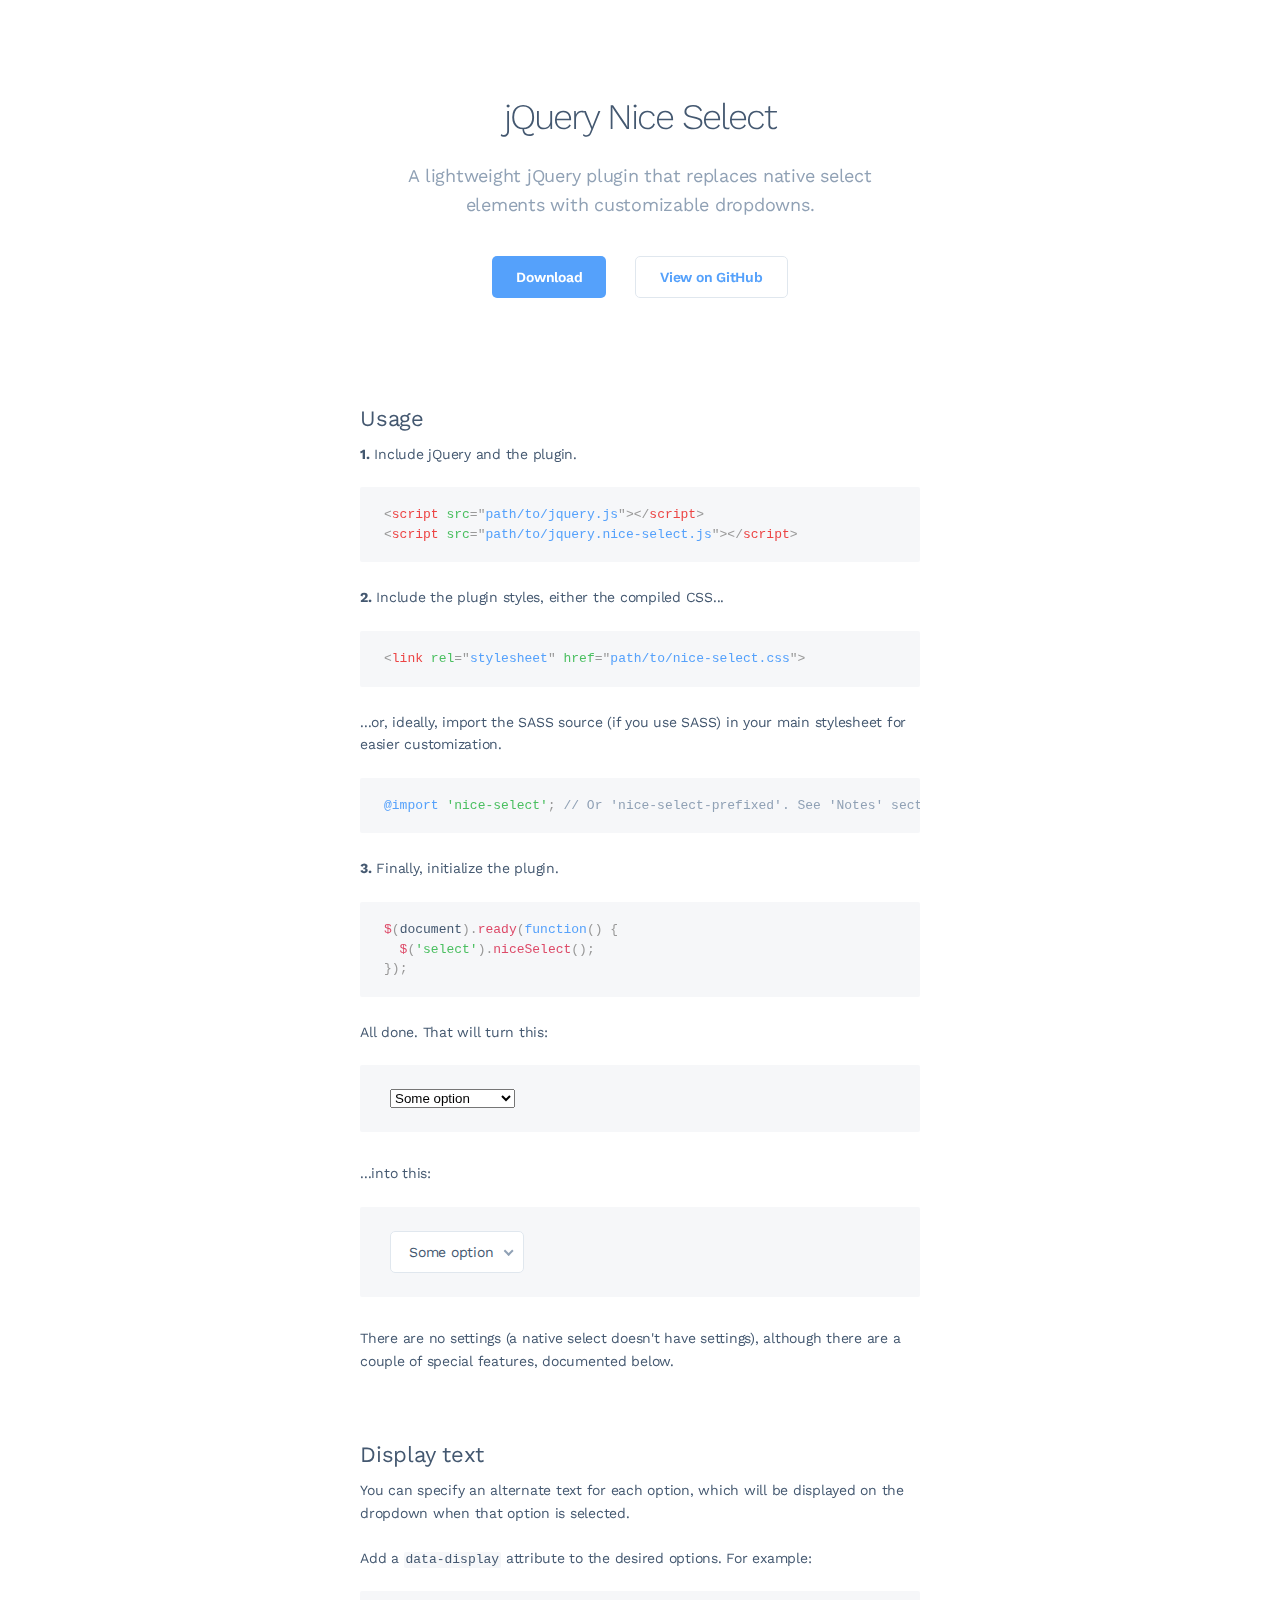
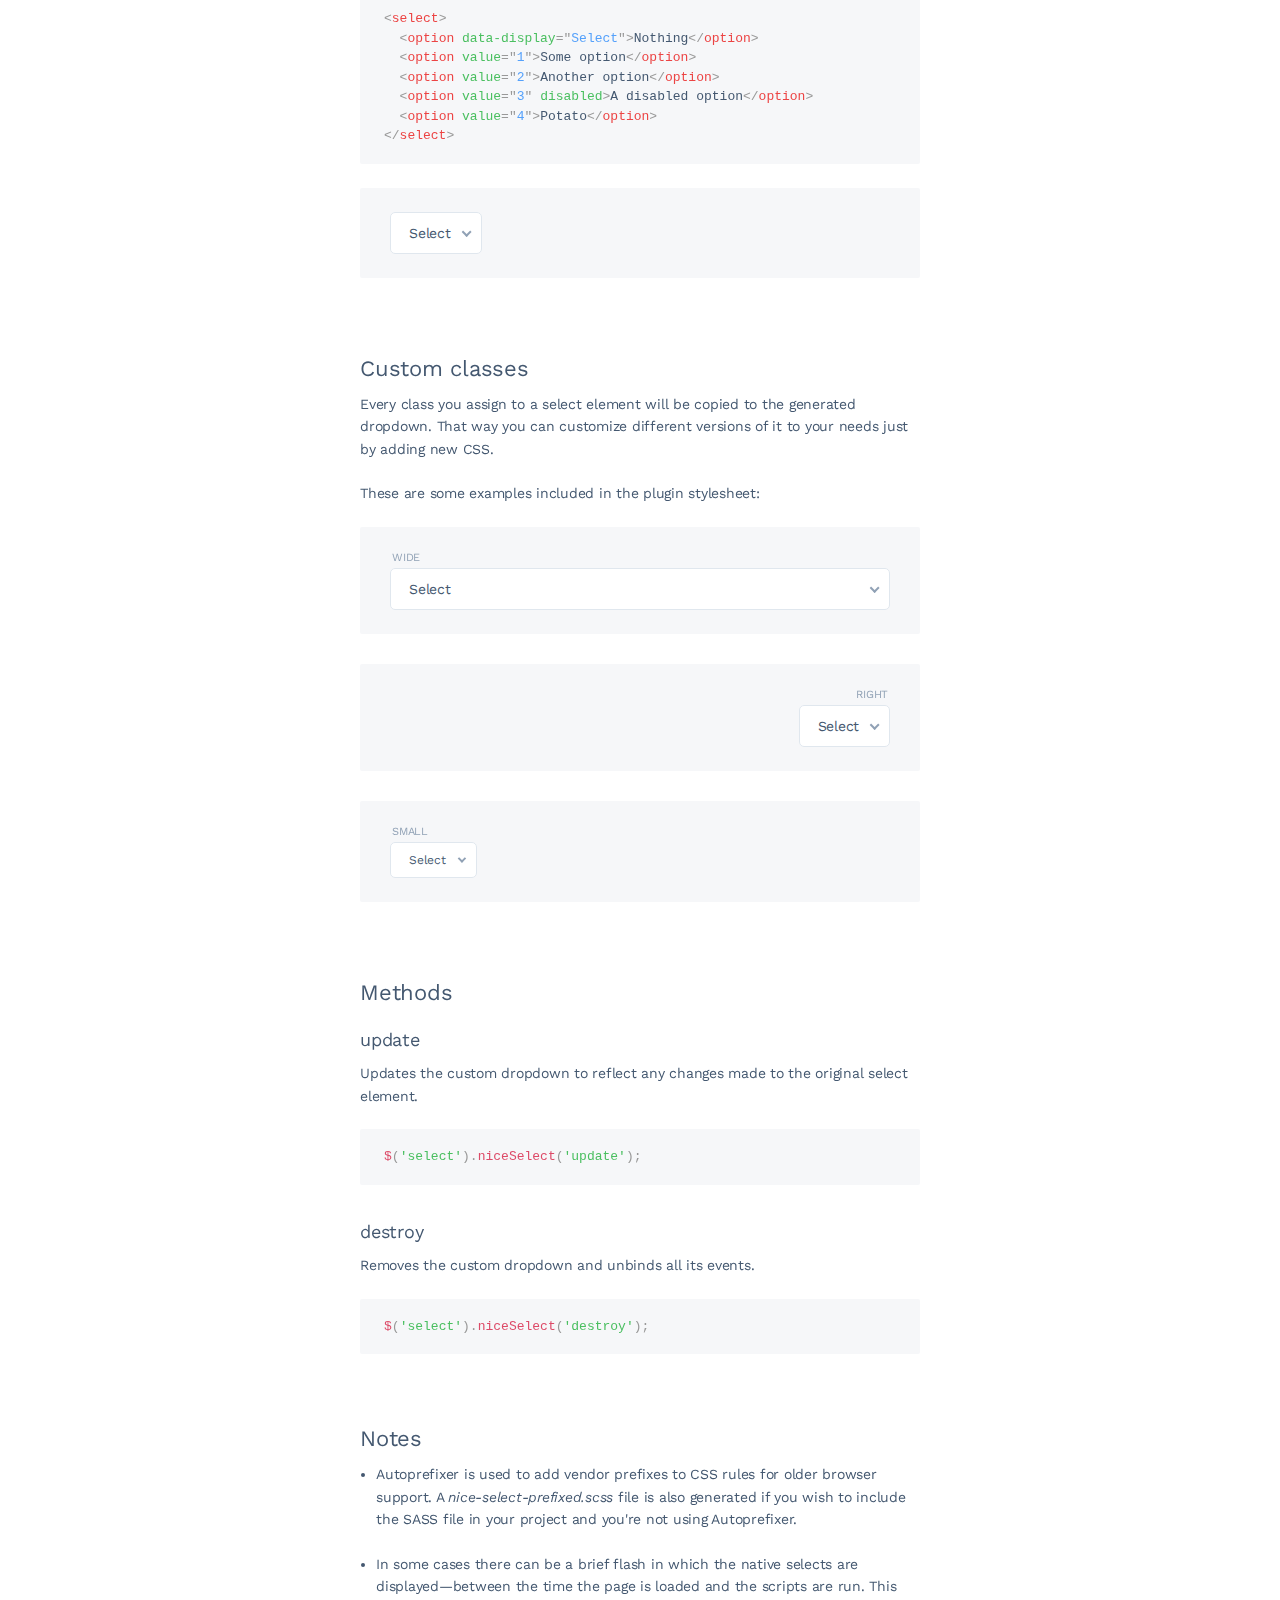
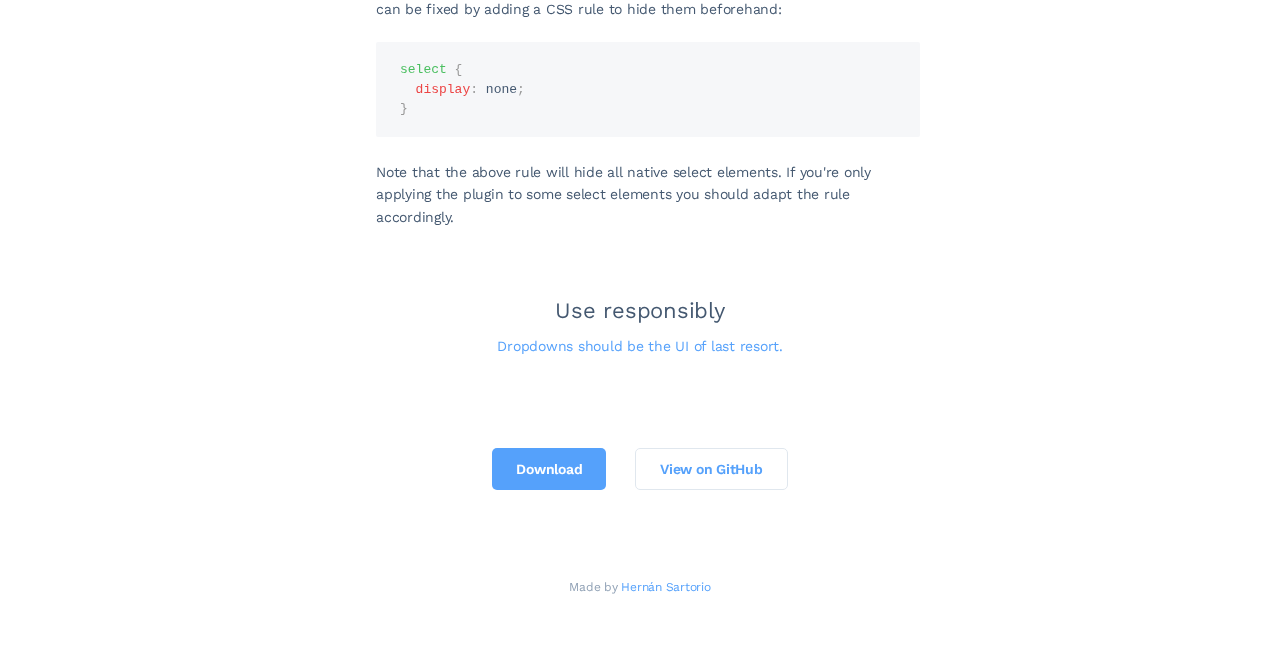
<file: golden potato/home/static/Source/jquery-nice-select-1.1.0/jquery-nice-select-1.1.0/index.html>
<!DOCTYPE html>
<html>
<head>

  <meta charset="utf-8">
  <meta name="viewport" content="width=device-width, initial-scale=1, user-scalable=no">

  <title>jQuery Nice Select</title>

  <link href='https://fonts.googleapis.com/css?family=Work+Sans:300,400,600&Inconsolata:400,700' rel='stylesheet' type='text/css'>
  
  <link rel="stylesheet" href="css/style.css">
  
</head>

<body>

  <div class="container">
  
    <div class="header">      
      <h1>jQuery Nice Select</h1>
      
      <p>A lightweight jQuery plugin that replaces native select elements with customizable dropdowns.</p>
      
      <a href="https://github.com/hernansartorio/jquery-nice-select/archive/v1.1.0.zip" class="button">Download</a>
      <a href="https://github.com/hernansartorio/jquery-nice-select" class="button light">View on GitHub</a>
    </div>

    <h2>Usage</h2>
    <p><strong>1.</strong> Include jQuery and the plugin.</p>
    
    <pre><code class="language-html">&lt;script src=&quot;path/to/jquery.js&quot;&gt;&lt;/script&gt; 
&lt;script src=&quot;path/to/jquery.nice-select.js&quot;&gt;&lt;/script&gt;</code></pre>
    
    <p><strong>2.</strong> Include the plugin styles, either the compiled CSS...</p>
    
    <pre><code class="language-html">&lt;link rel=&quot;stylesheet&quot; href=&quot;path/to/nice-select.css&quot;&gt;</code></pre>

    <p>...or, ideally, import the SASS source (if you use SASS) in your main stylesheet for easier customization.</p>
    
    <pre><code class="language-scss">@import 'nice-select'; // Or 'nice-select-prefixed'. See 'Notes' section.</code></pre>
    
    <p><strong>3.</strong> Finally, initialize the plugin.</p>
    
    <pre><code class="language-js">$(document).ready(function() {
  $('select').niceSelect();
});</code></pre>
    
    <p>All done. That will turn this:</p>
    
    <div class="box">
      <select class="ignore">
        <option value="1">Some option</option>
        <option value="2">Another option</option>
        <option value="3" disabled>A disabled option</option>
        <option value="4">Potato</option>
      </select>
    </div>
    
    <p>...into this:</p>
    
    <div class="box">
      <select>
        <option value="1">Some option</option>
        <option value="2">Another option</option>
        <option value="3" disabled>A disabled option</option>
        <option value="4">Potato</option>
      </select>
    </div>
    
    <p>There are no settings (a native select doesn't have settings), although there are a couple of special features, documented below.</p>
    
    <h2>Display text</h2>
    <p>You can specify an alternate text for each option, which will be displayed on the dropdown when that option is selected.</p>
    
    <p>Add a <code class="language-html">data-display</code> attribute to the desired options. For example:</p>
    
    <pre><code class="language-html">&lt;select&gt;
  &lt;option data-display=&quot;Select&quot;&gt;Nothing&lt;/option&gt;
  &lt;option value=&quot;1&quot;&gt;Some option&lt;/option&gt;
  &lt;option value=&quot;2&quot;&gt;Another option&lt;/option&gt;
  &lt;option value=&quot;3&quot; disabled&gt;A disabled option&lt;/option&gt;
  &lt;option value=&quot;4&quot;&gt;Potato&lt;/option&gt;
&lt;/select&gt;</code></pre>
    
    <div class="box">
      <select>
        <option data-display="Select">Nothing</option>
        <option value="1">Some option</option>
        <option value="2">Another option</option>
        <option value="3" disabled>A disabled option</option>
        <option value="4">Potato</option>
      </select>
    </div>

    <h2>Custom classes</h2>
    
    <p>Every class you assign to a select element will be copied to the generated dropdown. That way you can customize different versions of it to your needs just by adding new CSS.</p>
    
    <p>These are some examples included in the plugin stylesheet:</p>
    
    <div class="box">
      <label>Wide</label>
      <select class="wide">
        <option data-display="Select">Nothing</option>
        <option value="1">Some option</option>
        <option value="2">Another option</option>
        <option value="3" disabled>A disabled option</option>
        <option value="4">Potato</option>
      </select>
    </div>
    
    <div class="box">
      <label class="right">Right</label>
      <select class="right">
        <option data-display="Select">Nothing</option>
        <option value="1">Some option</option>
        <option value="2">Another option</option>
        <option value="3" disabled>A disabled option</option>
        <option value="4">Potato</option>
      </select>
    </div>
    
    <div class="box">
      <label>Small</label>
      <select class="small">
        <option data-display="Select">Nothing</option>
        <option value="1">Some option</option>
        <option value="2">Another option</option>
        <option value="3" disabled>A disabled option</option>
        <option value="4">Potato</option>
      </select>
    </div>
    
    <h2>Methods</h2>
    
    <h3>update</h3>
    
    <p>Updates the custom dropdown to reflect any changes made to the original select element.</p>
    
    <pre><code class="language-js">$('select').niceSelect('update');</code></pre>
    
    <h3>destroy</h3>
    
    <p>Removes the custom dropdown and unbinds all its events.</p>
    
    <pre><code class="language-js">$('select').niceSelect('destroy');</code></pre>
    
    <h2>Notes</h2>  
    
    <ul>
      <li>
        <p>Autoprefixer is used to add vendor prefixes to CSS rules for older browser support. A <i>nice-select-prefixed.scss</i> file is also generated if you wish to include the SASS file in your project and you're not using Autoprefixer.</p>
      </li>
      <li>
        <p>In some cases there can be a brief flash in which the native selects are displayed—between the time the page is loaded and the scripts are run. This can be fixed by adding a CSS rule to hide them beforehand:</p>
            
        <pre><code class="language-scss">select {
  display: none;
}</code></pre>

        <p>Note that the above rule will hide all native select elements. If you're only applying the plugin to some select elements you should adapt the rule accordingly.</p>
      </li>
    </ul>

    <div class="footer">
      <h2>Use responsibly</h2>
      
      <p><a href="http://www.lukew.com/ff/entry.asp?1950">Dropdowns should be the UI of last resort.</a></p>
      
      <a href="https://github.com/hernansartorio/jquery-nice-select/archive/v1.1.0.zip" class="button">Download</a>
      <a href="https://github.com/hernansartorio/jquery-nice-select" class="button light">View on GitHub</a>
      
      <div class="credit">
        Made by <a href="http://hernansartorio.com?r=ns">Hernán Sartorio</a>
      </div>
    </div>
    
    
  </div>
  
  <script src="js/jquery.js"></script>
  <script src="js/jquery.nice-select.min.js"></script>
  <script src="js/fastclick.js"></script>
  <script src="js/prism.js"></script>
  
  <script>
    $(document).ready(function() {
      $('select:not(.ignore)').niceSelect();      
      FastClick.attach(document.body);
    });    
  </script>
  
  <script>
    (function(i,s,o,g,r,a,m){i['GoogleAnalyticsObject']=r;i[r]=i[r]||function(){
    (i[r].q=i[r].q||[]).push(arguments)},i[r].l=1*new Date();a=s.createElement(o),
    m=s.getElementsByTagName(o)[0];a.async=1;a.src=g;m.parentNode.insertBefore(a,m)
    })(window,document,'script','//www.google-analytics.com/analytics.js','ga');

    ga('create', 'UA-64633646-1', 'auto');
    ga('send', 'pageview');
  </script>
  
</body>
</html>
</file>
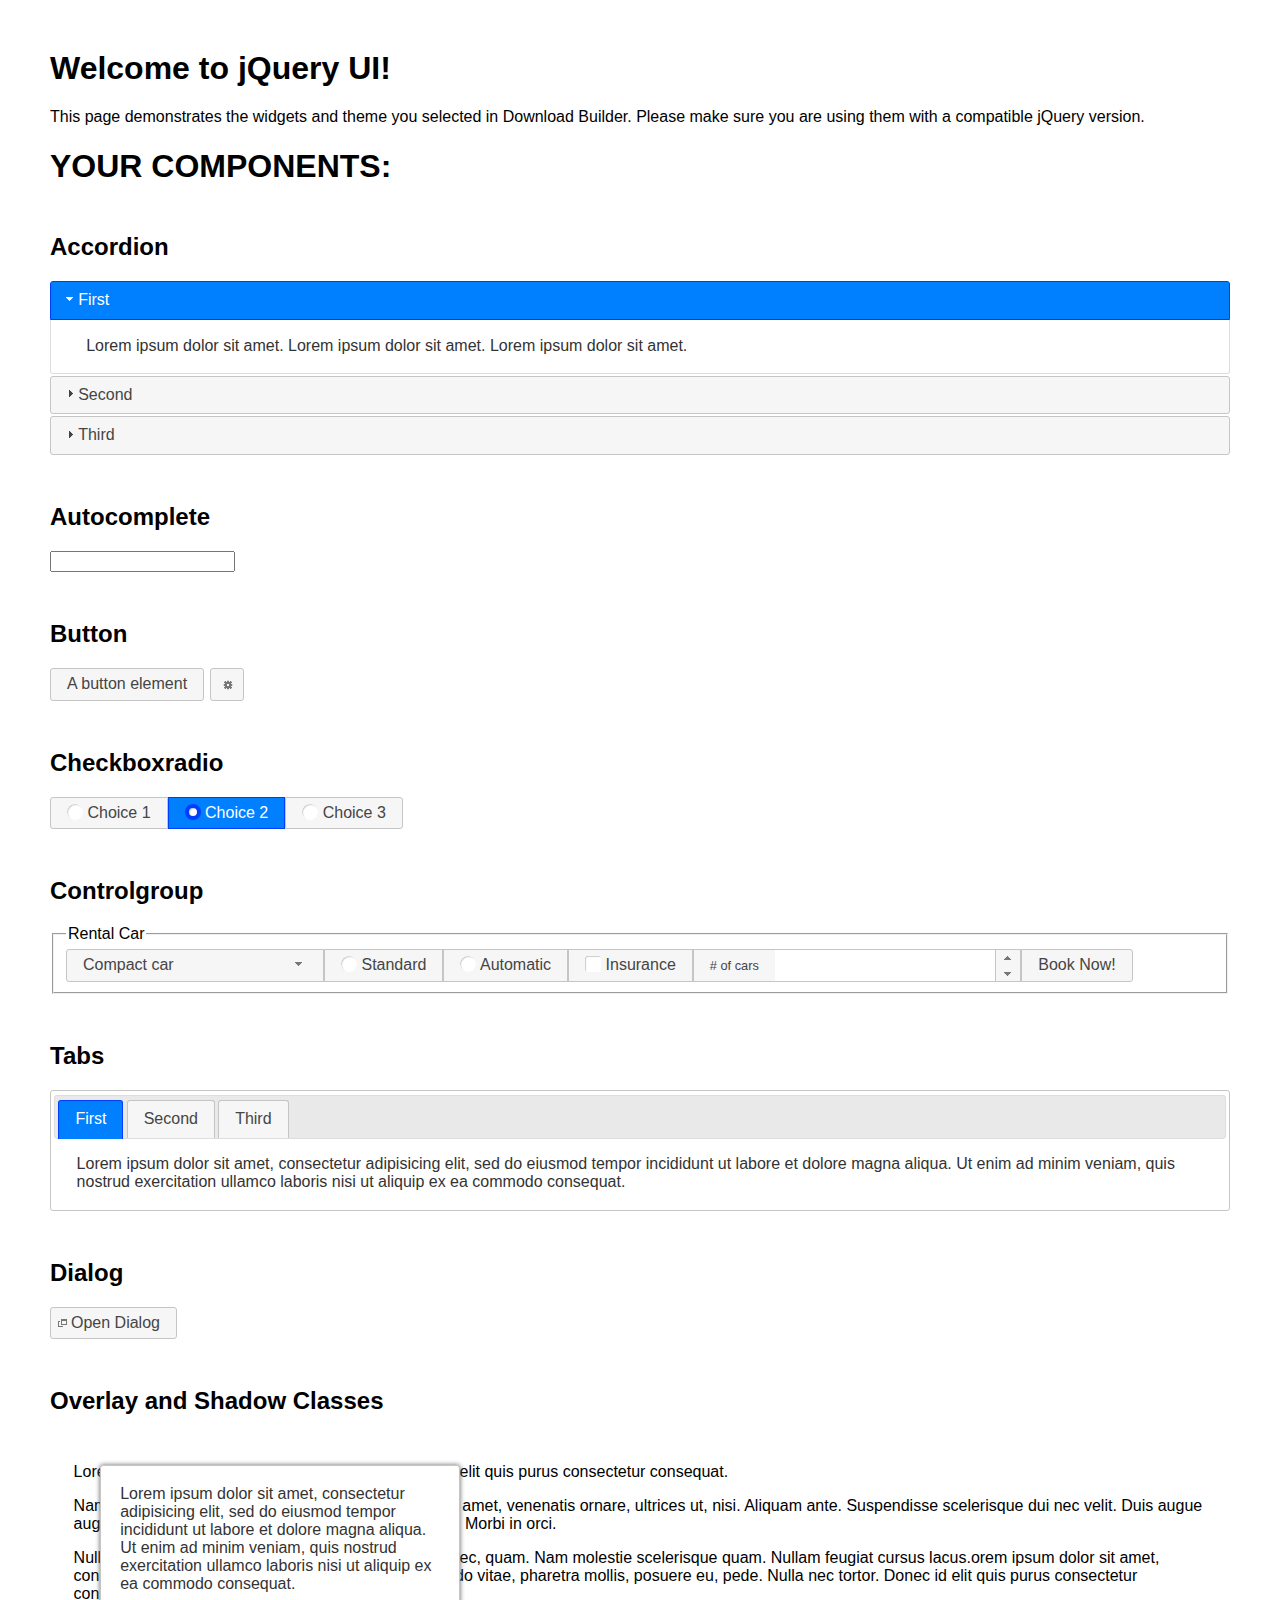
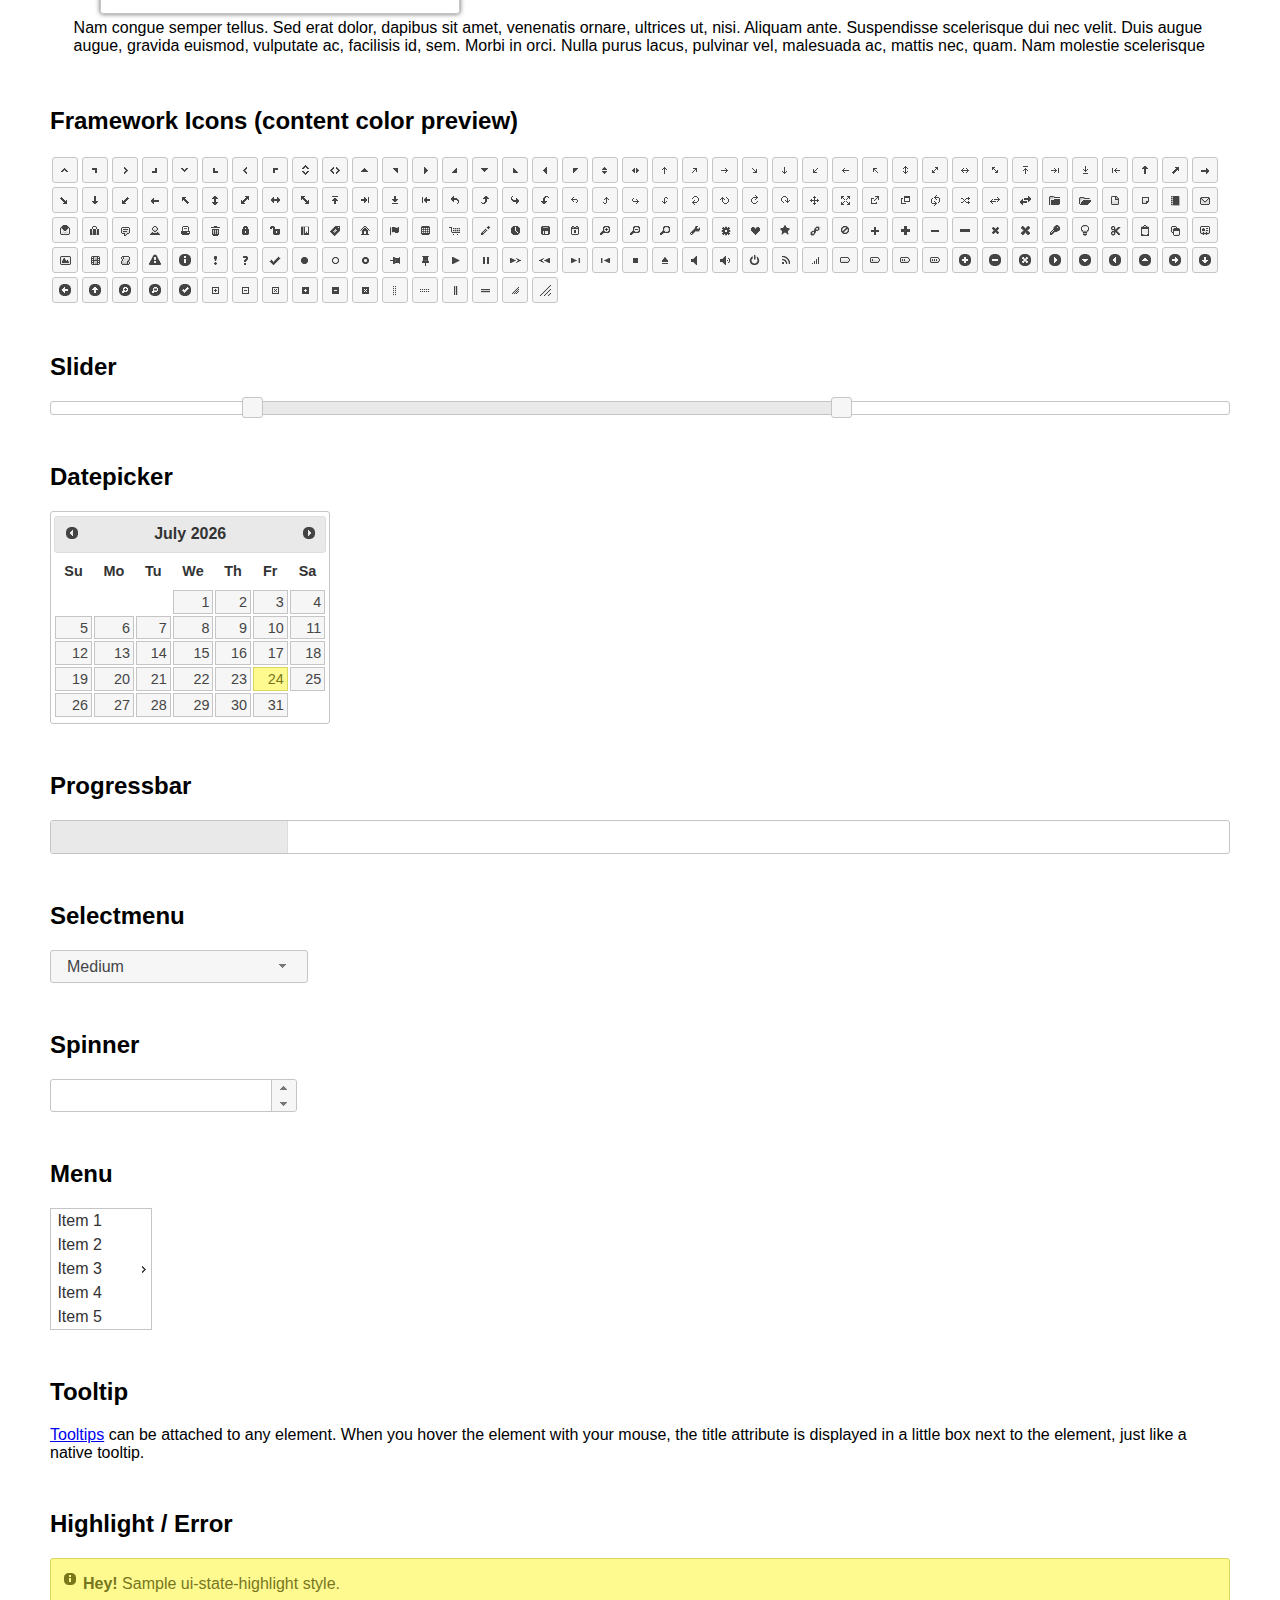
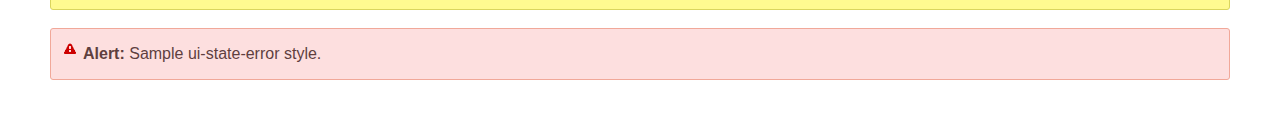
<file: golden potato/home/static/Source/jquery-ui-1.12.1/jquery-ui-1.12.1/index.html>
<!doctype html>
<html lang="us">
<head>
	<meta charset="utf-8">
	<title>jQuery UI Example Page</title>
	<link href="jquery-ui.css" rel="stylesheet">
	<style>
	body{
		font-family: "Trebuchet MS", sans-serif;
		margin: 50px;
	}
	.demoHeaders {
		margin-top: 2em;
	}
	#dialog-link {
		padding: .4em 1em .4em 20px;
		text-decoration: none;
		position: relative;
	}
	#dialog-link span.ui-icon {
		margin: 0 5px 0 0;
		position: absolute;
		left: .2em;
		top: 50%;
		margin-top: -8px;
	}
	#icons {
		margin: 0;
		padding: 0;
	}
	#icons li {
		margin: 2px;
		position: relative;
		padding: 4px 0;
		cursor: pointer;
		float: left;
		list-style: none;
	}
	#icons span.ui-icon {
		float: left;
		margin: 0 4px;
	}
	.fakewindowcontain .ui-widget-overlay {
		position: absolute;
	}
	select {
		width: 200px;
	}
	</style>
</head>
<body>

<h1>Welcome to jQuery UI!</h1>

<div class="ui-widget">
	<p>This page demonstrates the widgets and theme you selected in Download Builder. Please make sure you are using them with a compatible jQuery version.</p>
</div>

<h1>YOUR COMPONENTS:</h1>


<!-- Accordion -->
<h2 class="demoHeaders">Accordion</h2>
<div id="accordion">
	<h3>First</h3>
	<div>Lorem ipsum dolor sit amet. Lorem ipsum dolor sit amet. Lorem ipsum dolor sit amet.</div>
	<h3>Second</h3>
	<div>Phasellus mattis tincidunt nibh.</div>
	<h3>Third</h3>
	<div>Nam dui erat, auctor a, dignissim quis.</div>
</div>



<!-- Autocomplete -->
<h2 class="demoHeaders">Autocomplete</h2>
<div>
	<input id="autocomplete" title="type &quot;a&quot;">
</div>



<!-- Button -->
<h2 class="demoHeaders">Button</h2>
<button id="button">A button element</button>
<button id="button-icon">An icon-only button</button>



<!-- Checkboxradio -->
<h2 class="demoHeaders">Checkboxradio</h2>
<form style="margin-top: 1em;">
	<div id="radioset">
		<input type="radio" id="radio1" name="radio"><label for="radio1">Choice 1</label>
		<input type="radio" id="radio2" name="radio" checked="checked"><label for="radio2">Choice 2</label>
		<input type="radio" id="radio3" name="radio"><label for="radio3">Choice 3</label>
	</div>
</form>



<!-- Controlgroup -->
<h2 class="demoHeaders">Controlgroup</h2>
<fieldset>
	<legend>Rental Car</legend>
	<div id="controlgroup">
		<select id="car-type">
			<option>Compact car</option>
			<option>Midsize car</option>
			<option>Full size car</option>
			<option>SUV</option>
			<option>Luxury</option>
			<option>Truck</option>
			<option>Van</option>
		</select>
		<label for="transmission-standard">Standard</label>
		<input type="radio" name="transmission" id="transmission-standard">
		<label for="transmission-automatic">Automatic</label>
		<input type="radio" name="transmission" id="transmission-automatic">
		<label for="insurance">Insurance</label>
		<input type="checkbox" name="insurance" id="insurance">
		<label for="horizontal-spinner" class="ui-controlgroup-label"># of cars</label>
		<input id="horizontal-spinner" class="ui-spinner-input">
		<button>Book Now!</button>
	</div>
</fieldset>



<!-- Tabs -->
<h2 class="demoHeaders">Tabs</h2>
<div id="tabs">
	<ul>
		<li><a href="#tabs-1">First</a></li>
		<li><a href="#tabs-2">Second</a></li>
		<li><a href="#tabs-3">Third</a></li>
	</ul>
	<div id="tabs-1">Lorem ipsum dolor sit amet, consectetur adipisicing elit, sed do eiusmod tempor incididunt ut labore et dolore magna aliqua. Ut enim ad minim veniam, quis nostrud exercitation ullamco laboris nisi ut aliquip ex ea commodo consequat.</div>
	<div id="tabs-2">Phasellus mattis tincidunt nibh. Cras orci urna, blandit id, pretium vel, aliquet ornare, felis. Maecenas scelerisque sem non nisl. Fusce sed lorem in enim dictum bibendum.</div>
	<div id="tabs-3">Nam dui erat, auctor a, dignissim quis, sollicitudin eu, felis. Pellentesque nisi urna, interdum eget, sagittis et, consequat vestibulum, lacus. Mauris porttitor ullamcorper augue.</div>
</div>



<h2 class="demoHeaders">Dialog</h2>
<p>
	<button id="dialog-link" class="ui-button ui-corner-all ui-widget">
		<span class="ui-icon ui-icon-newwin"></span>Open Dialog
	</button>
</p>

<h2 class="demoHeaders">Overlay and Shadow Classes</h2>
<div style="position: relative; width: 96%; height: 200px; padding:1% 2%; overflow:hidden;" class="fakewindowcontain">
	<p>Lorem ipsum dolor sit amet,  Nulla nec tortor. Donec id elit quis purus consectetur consequat. </p><p>Nam congue semper tellus. Sed erat dolor, dapibus sit amet, venenatis ornare, ultrices ut, nisi. Aliquam ante. Suspendisse scelerisque dui nec velit. Duis augue augue, gravida euismod, vulputate ac, facilisis id, sem. Morbi in orci. </p><p>Nulla purus lacus, pulvinar vel, malesuada ac, mattis nec, quam. Nam molestie scelerisque quam. Nullam feugiat cursus lacus.orem ipsum dolor sit amet, consectetur adipiscing elit. Donec libero risus, commodo vitae, pharetra mollis, posuere eu, pede. Nulla nec tortor. Donec id elit quis purus consectetur consequat. </p><p>Nam congue semper tellus. Sed erat dolor, dapibus sit amet, venenatis ornare, ultrices ut, nisi. Aliquam ante. Suspendisse scelerisque dui nec velit. Duis augue augue, gravida euismod, vulputate ac, facilisis id, sem. Morbi in orci. Nulla purus lacus, pulvinar vel, malesuada ac, mattis nec, quam. Nam molestie scelerisque quam. </p><p>Nullam feugiat cursus lacus.orem ipsum dolor sit amet, consectetur adipiscing elit. Donec libero risus, commodo vitae, pharetra mollis, posuere eu, pede. Nulla nec tortor. Donec id elit quis purus consectetur consequat. Nam congue semper tellus. Sed erat dolor, dapibus sit amet, venenatis ornare, ultrices ut, nisi. Aliquam ante. </p><p>Suspendisse scelerisque dui nec velit. Duis augue augue, gravida euismod, vulputate ac, facilisis id, sem. Morbi in orci. Nulla purus lacus, pulvinar vel, malesuada ac, mattis nec, quam. Nam molestie scelerisque quam. Nullam feugiat cursus lacus.orem ipsum dolor sit amet, consectetur adipiscing elit. Donec libero risus, commodo vitae, pharetra mollis, posuere eu, pede. Nulla nec tortor. Donec id elit quis purus consectetur consequat. Nam congue semper tellus. Sed erat dolor, dapibus sit amet, venenatis ornare, ultrices ut, nisi. </p>

	<!-- ui-dialog -->
	<div class="ui-widget-overlay ui-front"></div>
	<div style="position: absolute; width: 320px; left: 50px; top: 30px; padding: 1.2em" class="ui-widget ui-front ui-widget-content ui-corner-all ui-widget-shadow">
		Lorem ipsum dolor sit amet, consectetur adipisicing elit, sed do eiusmod tempor incididunt ut labore et dolore magna aliqua. Ut enim ad minim veniam, quis nostrud exercitation ullamco laboris nisi ut aliquip ex ea commodo consequat.
	</div>

</div>

<!-- ui-dialog -->
<div id="dialog" title="Dialog Title">
	<p>Lorem ipsum dolor sit amet, consectetur adipisicing elit, sed do eiusmod tempor incididunt ut labore et dolore magna aliqua. Ut enim ad minim veniam, quis nostrud exercitation ullamco laboris nisi ut aliquip ex ea commodo consequat.</p>
</div>



<h2 class="demoHeaders">Framework Icons (content color preview)</h2>
<ul id="icons" class="ui-widget ui-helper-clearfix">
	<li class="ui-state-default ui-corner-all" title=".ui-icon-caret-1-n"><span class="ui-icon ui-icon-caret-1-n"></span></li>
	<li class="ui-state-default ui-corner-all" title=".ui-icon-caret-1-ne"><span class="ui-icon ui-icon-caret-1-ne"></span></li>
	<li class="ui-state-default ui-corner-all" title=".ui-icon-caret-1-e"><span class="ui-icon ui-icon-caret-1-e"></span></li>
	<li class="ui-state-default ui-corner-all" title=".ui-icon-caret-1-se"><span class="ui-icon ui-icon-caret-1-se"></span></li>
	<li class="ui-state-default ui-corner-all" title=".ui-icon-caret-1-s"><span class="ui-icon ui-icon-caret-1-s"></span></li>
	<li class="ui-state-default ui-corner-all" title=".ui-icon-caret-1-sw"><span class="ui-icon ui-icon-caret-1-sw"></span></li>
	<li class="ui-state-default ui-corner-all" title=".ui-icon-caret-1-w"><span class="ui-icon ui-icon-caret-1-w"></span></li>
	<li class="ui-state-default ui-corner-all" title=".ui-icon-caret-1-nw"><span class="ui-icon ui-icon-caret-1-nw"></span></li>
	<li class="ui-state-default ui-corner-all" title=".ui-icon-caret-2-n-s"><span class="ui-icon ui-icon-caret-2-n-s"></span></li>
	<li class="ui-state-default ui-corner-all" title=".ui-icon-caret-2-e-w"><span class="ui-icon ui-icon-caret-2-e-w"></span></li>
	<li class="ui-state-default ui-corner-all" title=".ui-icon-triangle-1-n"><span class="ui-icon ui-icon-triangle-1-n"></span></li>
	<li class="ui-state-default ui-corner-all" title=".ui-icon-triangle-1-ne"><span class="ui-icon ui-icon-triangle-1-ne"></span></li>
	<li class="ui-state-default ui-corner-all" title=".ui-icon-triangle-1-e"><span class="ui-icon ui-icon-triangle-1-e"></span></li>
	<li class="ui-state-default ui-corner-all" title=".ui-icon-triangle-1-se"><span class="ui-icon ui-icon-triangle-1-se"></span></li>
	<li class="ui-state-default ui-corner-all" title=".ui-icon-triangle-1-s"><span class="ui-icon ui-icon-triangle-1-s"></span></li>
	<li class="ui-state-default ui-corner-all" title=".ui-icon-triangle-1-sw"><span class="ui-icon ui-icon-triangle-1-sw"></span></li>
	<li class="ui-state-default ui-corner-all" title=".ui-icon-triangle-1-w"><span class="ui-icon ui-icon-triangle-1-w"></span></li>
	<li class="ui-state-default ui-corner-all" title=".ui-icon-triangle-1-nw"><span class="ui-icon ui-icon-triangle-1-nw"></span></li>
	<li class="ui-state-default ui-corner-all" title=".ui-icon-triangle-2-n-s"><span class="ui-icon ui-icon-triangle-2-n-s"></span></li>
	<li class="ui-state-default ui-corner-all" title=".ui-icon-triangle-2-e-w"><span class="ui-icon ui-icon-triangle-2-e-w"></span></li>
	<li class="ui-state-default ui-corner-all" title=".ui-icon-arrow-1-n"><span class="ui-icon ui-icon-arrow-1-n"></span></li>
	<li class="ui-state-default ui-corner-all" title=".ui-icon-arrow-1-ne"><span class="ui-icon ui-icon-arrow-1-ne"></span></li>
	<li class="ui-state-default ui-corner-all" title=".ui-icon-arrow-1-e"><span class="ui-icon ui-icon-arrow-1-e"></span></li>
	<li class="ui-state-default ui-corner-all" title=".ui-icon-arrow-1-se"><span class="ui-icon ui-icon-arrow-1-se"></span></li>
	<li class="ui-state-default ui-corner-all" title=".ui-icon-arrow-1-s"><span class="ui-icon ui-icon-arrow-1-s"></span></li>
	<li class="ui-state-default ui-corner-all" title=".ui-icon-arrow-1-sw"><span class="ui-icon ui-icon-arrow-1-sw"></span></li>
	<li class="ui-state-default ui-corner-all" title=".ui-icon-arrow-1-w"><span class="ui-icon ui-icon-arrow-1-w"></span></li>
	<li class="ui-state-default ui-corner-all" title=".ui-icon-arrow-1-nw"><span class="ui-icon ui-icon-arrow-1-nw"></span></li>
	<li class="ui-state-default ui-corner-all" title=".ui-icon-arrow-2-n-s"><span class="ui-icon ui-icon-arrow-2-n-s"></span></li>
	<li class="ui-state-default ui-corner-all" title=".ui-icon-arrow-2-ne-sw"><span class="ui-icon ui-icon-arrow-2-ne-sw"></span></li>
	<li class="ui-state-default ui-corner-all" title=".ui-icon-arrow-2-e-w"><span class="ui-icon ui-icon-arrow-2-e-w"></span></li>
	<li class="ui-state-default ui-corner-all" title=".ui-icon-arrow-2-se-nw"><span class="ui-icon ui-icon-arrow-2-se-nw"></span></li>
	<li class="ui-state-default ui-corner-all" title=".ui-icon-arrowstop-1-n"><span class="ui-icon ui-icon-arrowstop-1-n"></span></li>
	<li class="ui-state-default ui-corner-all" title=".ui-icon-arrowstop-1-e"><span class="ui-icon ui-icon-arrowstop-1-e"></span></li>
	<li class="ui-state-default ui-corner-all" title=".ui-icon-arrowstop-1-s"><span class="ui-icon ui-icon-arrowstop-1-s"></span></li>
	<li class="ui-state-default ui-corner-all" title=".ui-icon-arrowstop-1-w"><span class="ui-icon ui-icon-arrowstop-1-w"></span></li>
	<li class="ui-state-default ui-corner-all" title=".ui-icon-arrowthick-1-n"><span class="ui-icon ui-icon-arrowthick-1-n"></span></li>
	<li class="ui-state-default ui-corner-all" title=".ui-icon-arrowthick-1-ne"><span class="ui-icon ui-icon-arrowthick-1-ne"></span></li>
	<li class="ui-state-default ui-corner-all" title=".ui-icon-arrowthick-1-e"><span class="ui-icon ui-icon-arrowthick-1-e"></span></li>
	<li class="ui-state-default ui-corner-all" title=".ui-icon-arrowthick-1-se"><span class="ui-icon ui-icon-arrowthick-1-se"></span></li>
	<li class="ui-state-default ui-corner-all" title=".ui-icon-arrowthick-1-s"><span class="ui-icon ui-icon-arrowthick-1-s"></span></li>
	<li class="ui-state-default ui-corner-all" title=".ui-icon-arrowthick-1-sw"><span class="ui-icon ui-icon-arrowthick-1-sw"></span></li>
	<li class="ui-state-default ui-corner-all" title=".ui-icon-arrowthick-1-w"><span class="ui-icon ui-icon-arrowthick-1-w"></span></li>
	<li class="ui-state-default ui-corner-all" title=".ui-icon-arrowthick-1-nw"><span class="ui-icon ui-icon-arrowthick-1-nw"></span></li>
	<li class="ui-state-default ui-corner-all" title=".ui-icon-arrowthick-2-n-s"><span class="ui-icon ui-icon-arrowthick-2-n-s"></span></li>
	<li class="ui-state-default ui-corner-all" title=".ui-icon-arrowthick-2-ne-sw"><span class="ui-icon ui-icon-arrowthick-2-ne-sw"></span></li>
	<li class="ui-state-default ui-corner-all" title=".ui-icon-arrowthick-2-e-w"><span class="ui-icon ui-icon-arrowthick-2-e-w"></span></li>
	<li class="ui-state-default ui-corner-all" title=".ui-icon-arrowthick-2-se-nw"><span class="ui-icon ui-icon-arrowthick-2-se-nw"></span></li>
	<li class="ui-state-default ui-corner-all" title=".ui-icon-arrowthickstop-1-n"><span class="ui-icon ui-icon-arrowthickstop-1-n"></span></li>
	<li class="ui-state-default ui-corner-all" title=".ui-icon-arrowthickstop-1-e"><span class="ui-icon ui-icon-arrowthickstop-1-e"></span></li>
	<li class="ui-state-default ui-corner-all" title=".ui-icon-arrowthickstop-1-s"><span class="ui-icon ui-icon-arrowthickstop-1-s"></span></li>
	<li class="ui-state-default ui-corner-all" title=".ui-icon-arrowthickstop-1-w"><span class="ui-icon ui-icon-arrowthickstop-1-w"></span></li>
	<li class="ui-state-default ui-corner-all" title=".ui-icon-arrowreturnthick-1-w"><span class="ui-icon ui-icon-arrowreturnthick-1-w"></span></li>
	<li class="ui-state-default ui-corner-all" title=".ui-icon-arrowreturnthick-1-n"><span class="ui-icon ui-icon-arrowreturnthick-1-n"></span></li>
	<li class="ui-state-default ui-corner-all" title=".ui-icon-arrowreturnthick-1-e"><span class="ui-icon ui-icon-arrowreturnthick-1-e"></span></li>
	<li class="ui-state-default ui-corner-all" title=".ui-icon-arrowreturnthick-1-s"><span class="ui-icon ui-icon-arrowreturnthick-1-s"></span></li>
	<li class="ui-state-default ui-corner-all" title=".ui-icon-arrowreturn-1-w"><span class="ui-icon ui-icon-arrowreturn-1-w"></span></li>
	<li class="ui-state-default ui-corner-all" title=".ui-icon-arrowreturn-1-n"><span class="ui-icon ui-icon-arrowreturn-1-n"></span></li>
	<li class="ui-state-default ui-corner-all" title=".ui-icon-arrowreturn-1-e"><span class="ui-icon ui-icon-arrowreturn-1-e"></span></li>
	<li class="ui-state-default ui-corner-all" title=".ui-icon-arrowreturn-1-s"><span class="ui-icon ui-icon-arrowreturn-1-s"></span></li>
	<li class="ui-state-default ui-corner-all" title=".ui-icon-arrowrefresh-1-w"><span class="ui-icon ui-icon-arrowrefresh-1-w"></span></li>
	<li class="ui-state-default ui-corner-all" title=".ui-icon-arrowrefresh-1-n"><span class="ui-icon ui-icon-arrowrefresh-1-n"></span></li>
	<li class="ui-state-default ui-corner-all" title=".ui-icon-arrowrefresh-1-e"><span class="ui-icon ui-icon-arrowrefresh-1-e"></span></li>
	<li class="ui-state-default ui-corner-all" title=".ui-icon-arrowrefresh-1-s"><span class="ui-icon ui-icon-arrowrefresh-1-s"></span></li>
	<li class="ui-state-default ui-corner-all" title=".ui-icon-arrow-4"><span class="ui-icon ui-icon-arrow-4"></span></li>
	<li class="ui-state-default ui-corner-all" title=".ui-icon-arrow-4-diag"><span class="ui-icon ui-icon-arrow-4-diag"></span></li>
	<li class="ui-state-default ui-corner-all" title=".ui-icon-extlink"><span class="ui-icon ui-icon-extlink"></span></li>
	<li class="ui-state-default ui-corner-all" title=".ui-icon-newwin"><span class="ui-icon ui-icon-newwin"></span></li>
	<li class="ui-state-default ui-corner-all" title=".ui-icon-refresh"><span class="ui-icon ui-icon-refresh"></span></li>
	<li class="ui-state-default ui-corner-all" title=".ui-icon-shuffle"><span class="ui-icon ui-icon-shuffle"></span></li>
	<li class="ui-state-default ui-corner-all" title=".ui-icon-transfer-e-w"><span class="ui-icon ui-icon-transfer-e-w"></span></li>
	<li class="ui-state-default ui-corner-all" title=".ui-icon-transferthick-e-w"><span class="ui-icon ui-icon-transferthick-e-w"></span></li>
	<li class="ui-state-default ui-corner-all" title=".ui-icon-folder-collapsed"><span class="ui-icon ui-icon-folder-collapsed"></span></li>
	<li class="ui-state-default ui-corner-all" title=".ui-icon-folder-open"><span class="ui-icon ui-icon-folder-open"></span></li>
	<li class="ui-state-default ui-corner-all" title=".ui-icon-document"><span class="ui-icon ui-icon-document"></span></li>
	<li class="ui-state-default ui-corner-all" title=".ui-icon-document-b"><span class="ui-icon ui-icon-document-b"></span></li>
	<li class="ui-state-default ui-corner-all" title=".ui-icon-note"><span class="ui-icon ui-icon-note"></span></li>
	<li class="ui-state-default ui-corner-all" title=".ui-icon-mail-closed"><span class="ui-icon ui-icon-mail-closed"></span></li>
	<li class="ui-state-default ui-corner-all" title=".ui-icon-mail-open"><span class="ui-icon ui-icon-mail-open"></span></li>
	<li class="ui-state-default ui-corner-all" title=".ui-icon-suitcase"><span class="ui-icon ui-icon-suitcase"></span></li>
	<li class="ui-state-default ui-corner-all" title=".ui-icon-comment"><span class="ui-icon ui-icon-comment"></span></li>
	<li class="ui-state-default ui-corner-all" title=".ui-icon-person"><span class="ui-icon ui-icon-person"></span></li>
	<li class="ui-state-default ui-corner-all" title=".ui-icon-print"><span class="ui-icon ui-icon-print"></span></li>
	<li class="ui-state-default ui-corner-all" title=".ui-icon-trash"><span class="ui-icon ui-icon-trash"></span></li>
	<li class="ui-state-default ui-corner-all" title=".ui-icon-locked"><span class="ui-icon ui-icon-locked"></span></li>
	<li class="ui-state-default ui-corner-all" title=".ui-icon-unlocked"><span class="ui-icon ui-icon-unlocked"></span></li>
	<li class="ui-state-default ui-corner-all" title=".ui-icon-bookmark"><span class="ui-icon ui-icon-bookmark"></span></li>
	<li class="ui-state-default ui-corner-all" title=".ui-icon-tag"><span class="ui-icon ui-icon-tag"></span></li>
	<li class="ui-state-default ui-corner-all" title=".ui-icon-home"><span class="ui-icon ui-icon-home"></span></li>
	<li class="ui-state-default ui-corner-all" title=".ui-icon-flag"><span class="ui-icon ui-icon-flag"></span></li>
	<li class="ui-state-default ui-corner-all" title=".ui-icon-calculator"><span class="ui-icon ui-icon-calculator"></span></li>
	<li class="ui-state-default ui-corner-all" title=".ui-icon-cart"><span class="ui-icon ui-icon-cart"></span></li>
	<li class="ui-state-default ui-corner-all" title=".ui-icon-pencil"><span class="ui-icon ui-icon-pencil"></span></li>
	<li class="ui-state-default ui-corner-all" title=".ui-icon-clock"><span class="ui-icon ui-icon-clock"></span></li>
	<li class="ui-state-default ui-corner-all" title=".ui-icon-disk"><span class="ui-icon ui-icon-disk"></span></li>
	<li class="ui-state-default ui-corner-all" title=".ui-icon-calendar"><span class="ui-icon ui-icon-calendar"></span></li>
	<li class="ui-state-default ui-corner-all" title=".ui-icon-zoomin"><span class="ui-icon ui-icon-zoomin"></span></li>
	<li class="ui-state-default ui-corner-all" title=".ui-icon-zoomout"><span class="ui-icon ui-icon-zoomout"></span></li>
	<li class="ui-state-default ui-corner-all" title=".ui-icon-search"><span class="ui-icon ui-icon-search"></span></li>
	<li class="ui-state-default ui-corner-all" title=".ui-icon-wrench"><span class="ui-icon ui-icon-wrench"></span></li>
	<li class="ui-state-default ui-corner-all" title=".ui-icon-gear"><span class="ui-icon ui-icon-gear"></span></li>
	<li class="ui-state-default ui-corner-all" title=".ui-icon-heart"><span class="ui-icon ui-icon-heart"></span></li>
	<li class="ui-state-default ui-corner-all" title=".ui-icon-star"><span class="ui-icon ui-icon-star"></span></li>
	<li class="ui-state-default ui-corner-all" title=".ui-icon-link"><span class="ui-icon ui-icon-link"></span></li>
	<li class="ui-state-default ui-corner-all" title=".ui-icon-cancel"><span class="ui-icon ui-icon-cancel"></span></li>
	<li class="ui-state-default ui-corner-all" title=".ui-icon-plus"><span class="ui-icon ui-icon-plus"></span></li>
	<li class="ui-state-default ui-corner-all" title=".ui-icon-plusthick"><span class="ui-icon ui-icon-plusthick"></span></li>
	<li class="ui-state-default ui-corner-all" title=".ui-icon-minus"><span class="ui-icon ui-icon-minus"></span></li>
	<li class="ui-state-default ui-corner-all" title=".ui-icon-minusthick"><span class="ui-icon ui-icon-minusthick"></span></li>
	<li class="ui-state-default ui-corner-all" title=".ui-icon-close"><span class="ui-icon ui-icon-close"></span></li>
	<li class="ui-state-default ui-corner-all" title=".ui-icon-closethick"><span class="ui-icon ui-icon-closethick"></span></li>
	<li class="ui-state-default ui-corner-all" title=".ui-icon-key"><span class="ui-icon ui-icon-key"></span></li>
	<li class="ui-state-default ui-corner-all" title=".ui-icon-lightbulb"><span class="ui-icon ui-icon-lightbulb"></span></li>
	<li class="ui-state-default ui-corner-all" title=".ui-icon-scissors"><span class="ui-icon ui-icon-scissors"></span></li>
	<li class="ui-state-default ui-corner-all" title=".ui-icon-clipboard"><span class="ui-icon ui-icon-clipboard"></span></li>
	<li class="ui-state-default ui-corner-all" title=".ui-icon-copy"><span class="ui-icon ui-icon-copy"></span></li>
	<li class="ui-state-default ui-corner-all" title=".ui-icon-contact"><span class="ui-icon ui-icon-contact"></span></li>
	<li class="ui-state-default ui-corner-all" title=".ui-icon-image"><span class="ui-icon ui-icon-image"></span></li>
	<li class="ui-state-default ui-corner-all" title=".ui-icon-video"><span class="ui-icon ui-icon-video"></span></li>
	<li class="ui-state-default ui-corner-all" title=".ui-icon-script"><span class="ui-icon ui-icon-script"></span></li>
	<li class="ui-state-default ui-corner-all" title=".ui-icon-alert"><span class="ui-icon ui-icon-alert"></span></li>
	<li class="ui-state-default ui-corner-all" title=".ui-icon-info"><span class="ui-icon ui-icon-info"></span></li>
	<li class="ui-state-default ui-corner-all" title=".ui-icon-notice"><span class="ui-icon ui-icon-notice"></span></li>
	<li class="ui-state-default ui-corner-all" title=".ui-icon-help"><span class="ui-icon ui-icon-help"></span></li>
	<li class="ui-state-default ui-corner-all" title=".ui-icon-check"><span class="ui-icon ui-icon-check"></span></li>
	<li class="ui-state-default ui-corner-all" title=".ui-icon-bullet"><span class="ui-icon ui-icon-bullet"></span></li>
	<li class="ui-state-default ui-corner-all" title=".ui-icon-radio-off"><span class="ui-icon ui-icon-radio-off"></span></li>
	<li class="ui-state-default ui-corner-all" title=".ui-icon-radio-on"><span class="ui-icon ui-icon-radio-on"></span></li>
	<li class="ui-state-default ui-corner-all" title=".ui-icon-pin-w"><span class="ui-icon ui-icon-pin-w"></span></li>
	<li class="ui-state-default ui-corner-all" title=".ui-icon-pin-s"><span class="ui-icon ui-icon-pin-s"></span></li>
	<li class="ui-state-default ui-corner-all" title=".ui-icon-play"><span class="ui-icon ui-icon-play"></span></li>
	<li class="ui-state-default ui-corner-all" title=".ui-icon-pause"><span class="ui-icon ui-icon-pause"></span></li>
	<li class="ui-state-default ui-corner-all" title=".ui-icon-seek-next"><span class="ui-icon ui-icon-seek-next"></span></li>
	<li class="ui-state-default ui-corner-all" title=".ui-icon-seek-prev"><span class="ui-icon ui-icon-seek-prev"></span></li>
	<li class="ui-state-default ui-corner-all" title=".ui-icon-seek-end"><span class="ui-icon ui-icon-seek-end"></span></li>
	<li class="ui-state-default ui-corner-all" title=".ui-icon-seek-first"><span class="ui-icon ui-icon-seek-first"></span></li>
	<li class="ui-state-default ui-corner-all" title=".ui-icon-stop"><span class="ui-icon ui-icon-stop"></span></li>
	<li class="ui-state-default ui-corner-all" title=".ui-icon-eject"><span class="ui-icon ui-icon-eject"></span></li>
	<li class="ui-state-default ui-corner-all" title=".ui-icon-volume-off"><span class="ui-icon ui-icon-volume-off"></span></li>
	<li class="ui-state-default ui-corner-all" title=".ui-icon-volume-on"><span class="ui-icon ui-icon-volume-on"></span></li>
	<li class="ui-state-default ui-corner-all" title=".ui-icon-power"><span class="ui-icon ui-icon-power"></span></li>
	<li class="ui-state-default ui-corner-all" title=".ui-icon-signal-diag"><span class="ui-icon ui-icon-signal-diag"></span></li>
	<li class="ui-state-default ui-corner-all" title=".ui-icon-signal"><span class="ui-icon ui-icon-signal"></span></li>
	<li class="ui-state-default ui-corner-all" title=".ui-icon-battery-0"><span class="ui-icon ui-icon-battery-0"></span></li>
	<li class="ui-state-default ui-corner-all" title=".ui-icon-battery-1"><span class="ui-icon ui-icon-battery-1"></span></li>
	<li class="ui-state-default ui-corner-all" title=".ui-icon-battery-2"><span class="ui-icon ui-icon-battery-2"></span></li>
	<li class="ui-state-default ui-corner-all" title=".ui-icon-battery-3"><span class="ui-icon ui-icon-battery-3"></span></li>
	<li class="ui-state-default ui-corner-all" title=".ui-icon-circle-plus"><span class="ui-icon ui-icon-circle-plus"></span></li>
	<li class="ui-state-default ui-corner-all" title=".ui-icon-circle-minus"><span class="ui-icon ui-icon-circle-minus"></span></li>
	<li class="ui-state-default ui-corner-all" title=".ui-icon-circle-close"><span class="ui-icon ui-icon-circle-close"></span></li>
	<li class="ui-state-default ui-corner-all" title=".ui-icon-circle-triangle-e"><span class="ui-icon ui-icon-circle-triangle-e"></span></li>
	<li class="ui-state-default ui-corner-all" title=".ui-icon-circle-triangle-s"><span class="ui-icon ui-icon-circle-triangle-s"></span></li>
	<li class="ui-state-default ui-corner-all" title=".ui-icon-circle-triangle-w"><span class="ui-icon ui-icon-circle-triangle-w"></span></li>
	<li class="ui-state-default ui-corner-all" title=".ui-icon-circle-triangle-n"><span class="ui-icon ui-icon-circle-triangle-n"></span></li>
	<li class="ui-state-default ui-corner-all" title=".ui-icon-circle-arrow-e"><span class="ui-icon ui-icon-circle-arrow-e"></span></li>
	<li class="ui-state-default ui-corner-all" title=".ui-icon-circle-arrow-s"><span class="ui-icon ui-icon-circle-arrow-s"></span></li>
	<li class="ui-state-default ui-corner-all" title=".ui-icon-circle-arrow-w"><span class="ui-icon ui-icon-circle-arrow-w"></span></li>
	<li class="ui-state-default ui-corner-all" title=".ui-icon-circle-arrow-n"><span class="ui-icon ui-icon-circle-arrow-n"></span></li>
	<li class="ui-state-default ui-corner-all" title=".ui-icon-circle-zoomin"><span class="ui-icon ui-icon-circle-zoomin"></span></li>
	<li class="ui-state-default ui-corner-all" title=".ui-icon-circle-zoomout"><span class="ui-icon ui-icon-circle-zoomout"></span></li>
	<li class="ui-state-default ui-corner-all" title=".ui-icon-circle-check"><span class="ui-icon ui-icon-circle-check"></span></li>
	<li class="ui-state-default ui-corner-all" title=".ui-icon-circlesmall-plus"><span class="ui-icon ui-icon-circlesmall-plus"></span></li>
	<li class="ui-state-default ui-corner-all" title=".ui-icon-circlesmall-minus"><span class="ui-icon ui-icon-circlesmall-minus"></span></li>
	<li class="ui-state-default ui-corner-all" title=".ui-icon-circlesmall-close"><span class="ui-icon ui-icon-circlesmall-close"></span></li>
	<li class="ui-state-default ui-corner-all" title=".ui-icon-squaresmall-plus"><span class="ui-icon ui-icon-squaresmall-plus"></span></li>
	<li class="ui-state-default ui-corner-all" title=".ui-icon-squaresmall-minus"><span class="ui-icon ui-icon-squaresmall-minus"></span></li>
	<li class="ui-state-default ui-corner-all" title=".ui-icon-squaresmall-close"><span class="ui-icon ui-icon-squaresmall-close"></span></li>
	<li class="ui-state-default ui-corner-all" title=".ui-icon-grip-dotted-vertical"><span class="ui-icon ui-icon-grip-dotted-vertical"></span></li>
	<li class="ui-state-default ui-corner-all" title=".ui-icon-grip-dotted-horizontal"><span class="ui-icon ui-icon-grip-dotted-horizontal"></span></li>
	<li class="ui-state-default ui-corner-all" title=".ui-icon-grip-solid-vertical"><span class="ui-icon ui-icon-grip-solid-vertical"></span></li>
	<li class="ui-state-default ui-corner-all" title=".ui-icon-grip-solid-horizontal"><span class="ui-icon ui-icon-grip-solid-horizontal"></span></li>
	<li class="ui-state-default ui-corner-all" title=".ui-icon-gripsmall-diagonal-se"><span class="ui-icon ui-icon-gripsmall-diagonal-se"></span></li>
	<li class="ui-state-default ui-corner-all" title=".ui-icon-grip-diagonal-se"><span class="ui-icon ui-icon-grip-diagonal-se"></span></li>
</ul>


<!-- Slider -->
<h2 class="demoHeaders">Slider</h2>
<div id="slider"></div>



<!-- Datepicker -->
<h2 class="demoHeaders">Datepicker</h2>
<div id="datepicker"></div>



<!-- Progressbar -->
<h2 class="demoHeaders">Progressbar</h2>
<div id="progressbar"></div>



<!-- Progressbar -->
<h2 class="demoHeaders">Selectmenu</h2>
<select id="selectmenu">
	<option>Slower</option>
	<option>Slow</option>
	<option selected="selected">Medium</option>
	<option>Fast</option>
	<option>Faster</option>
</select>



<!-- Spinner -->
<h2 class="demoHeaders">Spinner</h2>
<input id="spinner">



<!-- Menu -->
<h2 class="demoHeaders">Menu</h2>
<ul style="width:100px;" id="menu">
	<li><div>Item 1</div></li>
	<li><div>Item 2</div></li>
	<li><div>Item 3</div>
		<ul>
			<li><div>Item 3-1</div></li>
			<li><div>Item 3-2</div></li>
			<li><div>Item 3-3</div></li>
			<li><div>Item 3-4</div></li>
			<li><div>Item 3-5</div></li>
		</ul>
	</li>
	<li><div>Item 4</div></li>
	<li><div>Item 5</div></li>
</ul>



<!-- Tooltip -->
<h2 class="demoHeaders">Tooltip</h2>
<p id="tooltip">
	<a href="#" title="That&apos;s what this widget is">Tooltips</a> can be attached to any element. When you hover
the element with your mouse, the title attribute is displayed in a little box next to the element, just like a native tooltip.
</p>


<!-- Highlight / Error -->
<h2 class="demoHeaders">Highlight / Error</h2>
<div class="ui-widget">
	<div class="ui-state-highlight ui-corner-all" style="margin-top: 20px; padding: 0 .7em;">
		<p><span class="ui-icon ui-icon-info" style="float: left; margin-right: .3em;"></span>
		<strong>Hey!</strong> Sample ui-state-highlight style.</p>
	</div>
</div>
<br>
<div class="ui-widget">
	<div class="ui-state-error ui-corner-all" style="padding: 0 .7em;">
		<p><span class="ui-icon ui-icon-alert" style="float: left; margin-right: .3em;"></span>
		<strong>Alert:</strong> Sample ui-state-error style.</p>
	</div>
</div>

<script src="external/jquery/jquery.js"></script>
<script src="jquery-ui.js"></script>
<script>

$( "#accordion" ).accordion();



var availableTags = [
	"ActionScript",
	"AppleScript",
	"Asp",
	"BASIC",
	"C",
	"C++",
	"Clojure",
	"COBOL",
	"ColdFusion",
	"Erlang",
	"Fortran",
	"Groovy",
	"Haskell",
	"Java",
	"JavaScript",
	"Lisp",
	"Perl",
	"PHP",
	"Python",
	"Ruby",
	"Scala",
	"Scheme"
];
$( "#autocomplete" ).autocomplete({
	source: availableTags
});



$( "#button" ).button();
$( "#button-icon" ).button({
	icon: "ui-icon-gear",
	showLabel: false
});



$( "#radioset" ).buttonset();



$( "#controlgroup" ).controlgroup();



$( "#tabs" ).tabs();



$( "#dialog" ).dialog({
	autoOpen: false,
	width: 400,
	buttons: [
		{
			text: "Ok",
			click: function() {
				$( this ).dialog( "close" );
			}
		},
		{
			text: "Cancel",
			click: function() {
				$( this ).dialog( "close" );
			}
		}
	]
});

// Link to open the dialog
$( "#dialog-link" ).click(function( event ) {
	$( "#dialog" ).dialog( "open" );
	event.preventDefault();
});



$( "#datepicker" ).datepicker({
	inline: true
});



$( "#slider" ).slider({
	range: true,
	values: [ 17, 67 ]
});



$( "#progressbar" ).progressbar({
	value: 20
});



$( "#spinner" ).spinner();



$( "#menu" ).menu();



$( "#tooltip" ).tooltip();



$( "#selectmenu" ).selectmenu();


// Hover states on the static widgets
$( "#dialog-link, #icons li" ).hover(
	function() {
		$( this ).addClass( "ui-state-hover" );
	},
	function() {
		$( this ).removeClass( "ui-state-hover" );
	}
);
</script>
</body>
</html>
</file>
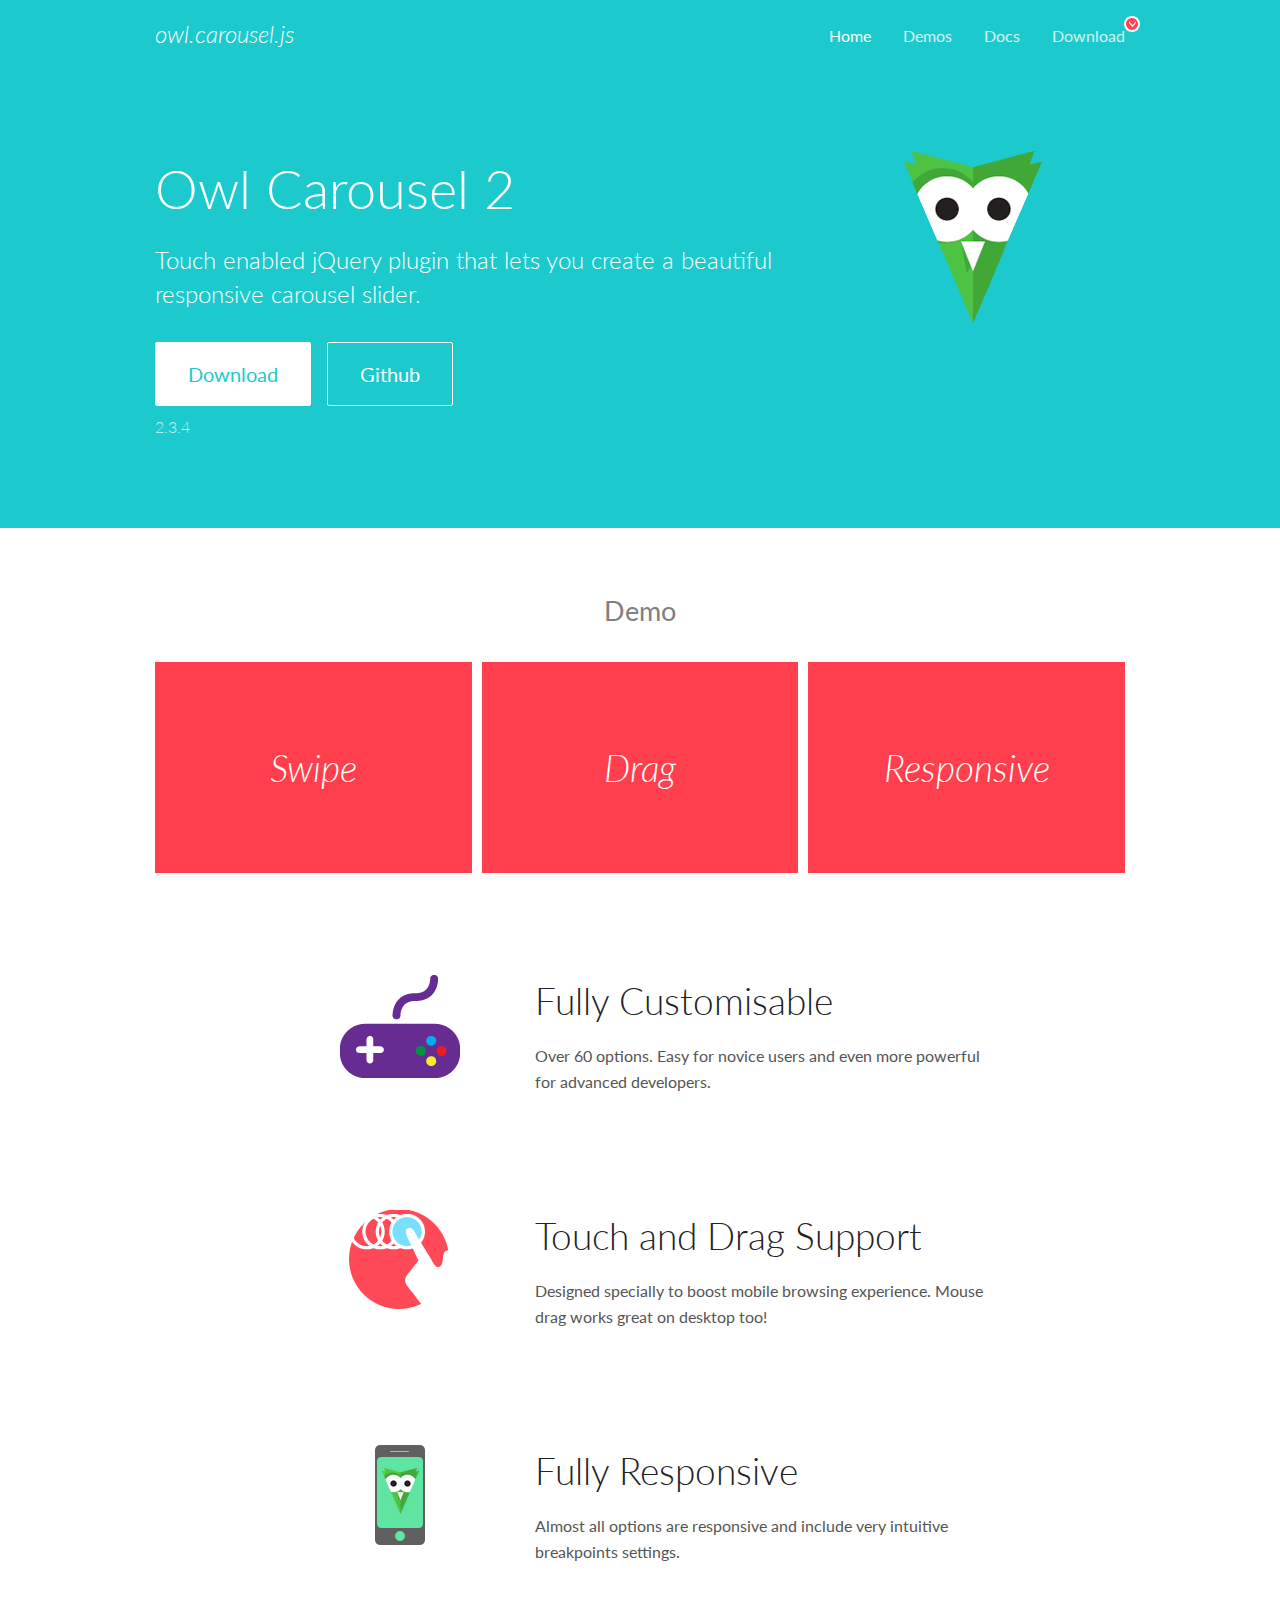
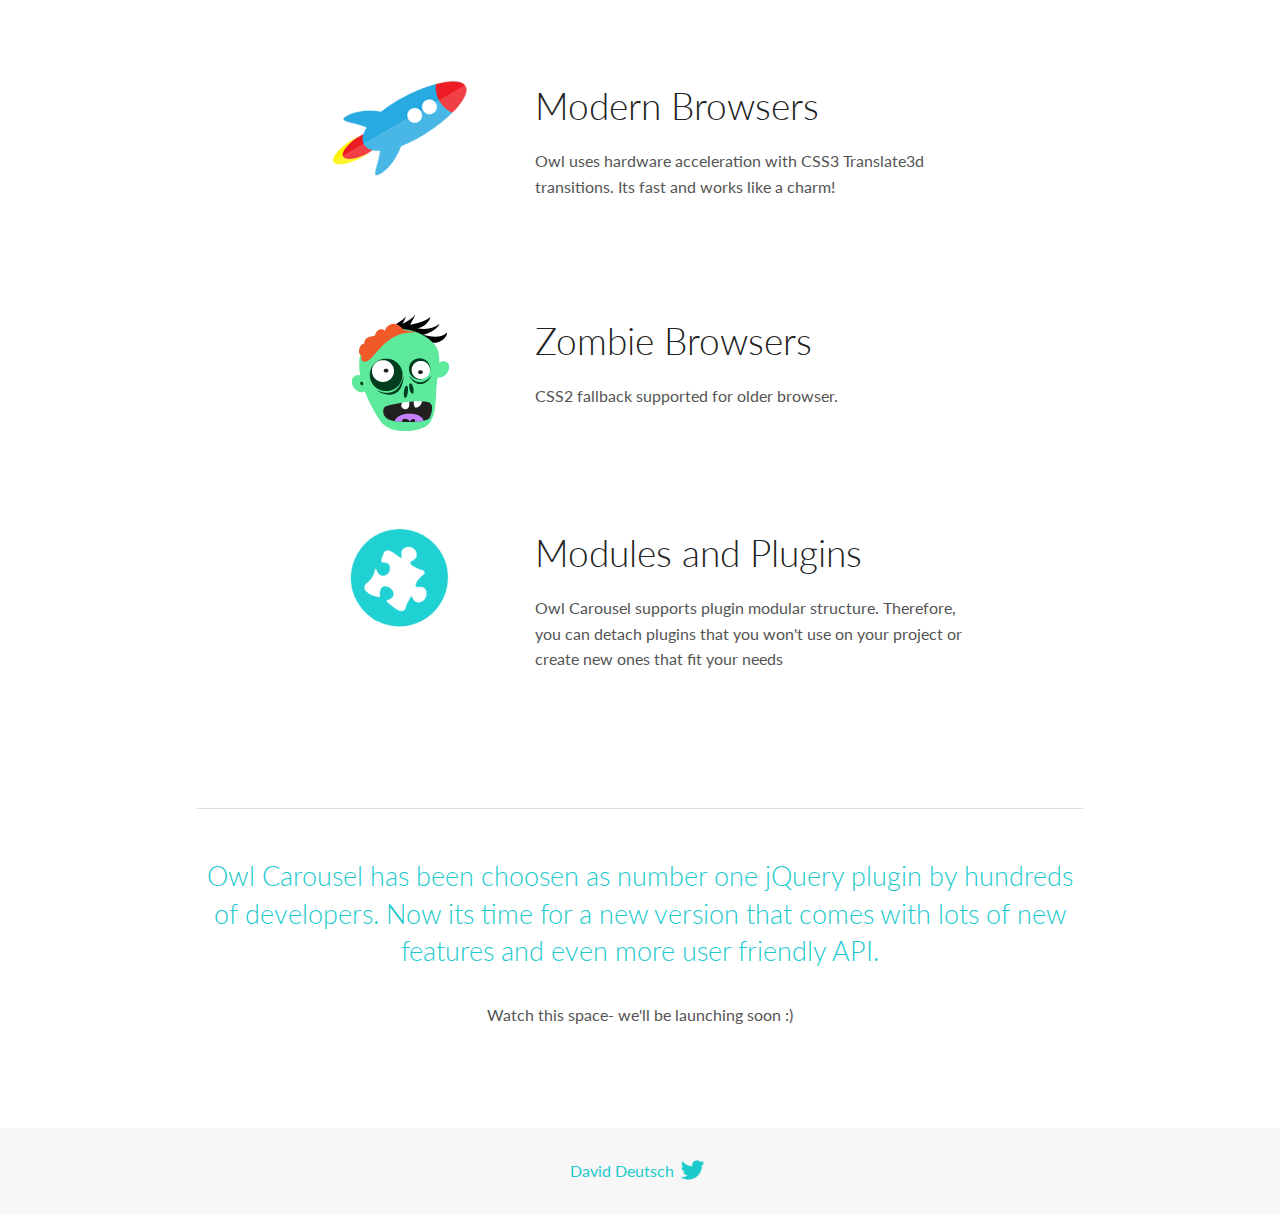
<file: golden potato/home/static/Source/OwlCarousel2-2.3.4/OwlCarousel2-2.3.4/docs/index.html>
<!DOCTYPE html>
<html lang="en">
  <head>

    <!-- head -->
    <meta charset="utf-8">
    <meta name="msapplication-tap-highlight" content="no" />
    <meta name="viewport" content="width=device-width, initial-scale=1.0" />
    <meta name="description" content="Touch enabled jQuery plugin that lets you create beautiful responsive carousel slider.">
    <meta name="author" content="David Deutsch">
    <title>
      Home | Owl Carousel | 2.3.4
    </title>

    <!-- Stylesheets -->
    <link href='https://fonts.googleapis.com/css?family=Lato:300,400,700,400italic,300italic' rel='stylesheet' type='text/css'>
    <link rel="stylesheet" href="assets/css/docs.theme.min.css">

    <!-- Owl Stylesheets -->
    <link rel="stylesheet" href="assets/owlcarousel/assets/owl.carousel.min.css">
    <link rel="stylesheet" href="assets/owlcarousel/assets/owl.theme.default.min.css">

    <!-- HTML5 shim and Respond.js IE8 support of HTML5 elements and media queries -->

    <!--[if lt IE 9]>
      <script src="https://oss.maxcdn.com/libs/html5shiv/3.7.0/html5shiv.js"></script>
      <script src="https://oss.maxcdn.com/libs/respond.js/1.3.0/respond.min.js"></script>
    <![endif]-->

    <!-- Favicons -->
    <link rel="apple-touch-icon-precomposed" sizes="144x144" href="assets/ico/apple-touch-icon-144-precomposed.png">
    <link rel="shortcut icon" href="assets/ico/favicon.png">
    <link rel="shortcut icon" href="favicon.ico">

    <!-- Yeah i know js should not be in header. Its required for demos.-->

    <!-- javascript -->
    <script src="assets/vendors/jquery.min.js"></script>
    <script src="assets/owlcarousel/owl.carousel.js"></script>
  </head>
  <body>

    <!-- header -->
    <header class="header">
      <div class="row">
        <div class="large-12 columns">
          <div class="brand left">
            <h3>
              <a href="/OwlCarousel2/">owl.carousel.js</a> 
            </h3>
          </div>
          <a id="toggle-nav" class="right">
            <span></span> <span></span> <span></span> 
          </a> 
          <div class="nav-bar">
            <ul class="clearfix">
              <li class="active">
                <a href="/OwlCarousel2/index.html">Home</a> 
              </li>
              <li> <a href="/OwlCarousel2/demos/demos.html">Demos</a>  </li>
              <li> <a href="/OwlCarousel2/docs/started-welcome.html">Docs</a>  </li>
              <li>
                <a href="https://github.com/OwlCarousel2/OwlCarousel2/archive/2.3.4.zip">Download</a> 
                <span class="download"></span> 
              </li>
            </ul>
          </div>
        </div>
      </div>
    </header>

    <!-- home panel -->
    <section id="hero">
      <div class="row">
        <div class="large-8 medium-8 columns">
          <h1>Owl Carousel 2</h1>
          <h4>Touch enabled jQuery plugin that lets you create a beautiful responsive carousel slider.</h4>
          <a href="https://github.com/OwlCarousel2/OwlCarousel2/archive/2.3.4.zip" class="hero-button">Download</a> 
          <a href="https://github.com/OwlCarousel2/OwlCarousel2" class="hero-button outline">Github</a> 
          <p>2.3.4</p>
        </div>
        <div class="large-4 medium-4 columns">
          <img class="owl-logo" src="assets/img/owl-logo.png" alt="mr. Owl">
        </div>
      </div>
    </section>

    <!-- body -->
    <div class="home-demo">
      <div class="row">
        <div class="large-12 columns">
          <h3>Demo</h3>
          <div class="owl-carousel">
            <div class="item">
              <h2>Swipe</h2>
            </div>
            <div class="item">
              <h2>Drag</h2>
            </div>
            <div class="item">
              <h2>Responsive</h2>
            </div>
            <div class="item">
              <h2>CSS3</h2>
            </div>
            <div class="item">
              <h2>Fast</h2>
            </div>
            <div class="item">
              <h2>Easy</h2>
            </div>
            <div class="item">
              <h2>Free</h2>
            </div>
            <div class="item">
              <h2>Upgradable</h2>
            </div>
            <div class="item">
              <h2>Tons of options</h2>
            </div>
            <div class="item">
              <h2>Infinity</h2>
            </div>
            <div class="item">
              <h2>Auto Width</h2>
            </div>
          </div>
        </div>
      </div>
    </div>
    <script>
      var owl = $('.owl-carousel');
      owl.owlCarousel({
        margin: 10,
        loop: true,
        responsive: {
          0: {
            items: 1
          },
          600: {
            items: 2
          },
          1000: {
            items: 3
          }
        }
      })
    </script>

    <!-- features -->
    <div id="features">
      <div class="row">
        <div class="small-12 medium-9 small-centered columns">
          <section class="row feature">
            <div class="medium-4 small-12 columns">
              <img src="assets/img/feature-options.png" alt="">
            </div>
            <div class="medium-8 small-12 columns">
              <h2>Fully Customisable</h2>
              <p>Over 60 options. Easy for novice users and even more powerful for advanced developers.</p>
            </div>
          </section>
          <section class="row feature">
            <div class="medium-4 small-12 columns">
              <img src="assets/img/feature-drag.png" alt="">
            </div>
            <div class="medium-8 small-12 columns">
              <h2>Touch and Drag Support</h2>
              <p>Designed specially to boost mobile browsing experience. Mouse drag works great on desktop too!</p>
            </div>
          </section>
          <section class="row feature">
            <div class="medium-4 small-12 columns">
              <img src="assets/img/feature-responsive.png" alt="">
            </div>
            <div class="medium-8 small-12 columns">
              <h2>Fully Responsive</h2>
              <p>Almost all options are responsive and include very intuitive breakpoints settings.</p>
            </div>
          </section>
          <section class="row feature">
            <div class="medium-4 small-12 columns">
              <img src="assets/img/feature-modern.png" alt="">
            </div>
            <div class="medium-8 small-12 columns">
              <h2>Modern Browsers</h2>
              <p>Owl uses hardware acceleration with CSS3 Translate3d transitions. Its fast and works like a charm! </p>
            </div>
          </section>
          <section class="row feature">
            <div class="medium-4 small-12 columns">
              <img src="assets/img/feature-zombie.png" alt="">
            </div>
            <div class="medium-8 small-12 columns">
              <h2>Zombie Browsers</h2>
              <p>CSS2 fallback supported for older browser.</p>
            </div>
          </section>
          <section class="row feature">
            <div class="medium-4 small-12 columns">
              <img src="assets/img/feature-module.png" alt="">
            </div>
            <div class="medium-8 small-12 columns">
              <h2>Modules and Plugins</h2>
              <p>Owl Carousel supports plugin modular structure. Therefore, you can detach plugins that you won&#x27;t use on your project or create new ones that fit your needs</p>
            </div>
          </section>
        </div>
      </div>
    </div>

    <!-- footer -->
    <section id="teaser-text">
      <div class="row">
        <div class="small-12 medium-11 small-centered columns">
          <hr>
          <h3 id="owl-carousel-has-been-choosen-as-number-one-jquery-plugin-by-hundreds-of-developers-now-its-time-for-a-new-version-that-comes-with-lots-of-new-features-and-even-more-user-friendly-api-">Owl Carousel has been choosen as number one jQuery plugin by hundreds of developers. Now its time for a new version that comes with lots of new features and even more user friendly API.</h3>
          <p>Watch this space- we&#39;ll be launching soon :)</p>
        </div>
      </div>
    </section>

    <!-- footer -->
    <footer class="footer">
      <div class="row">
        <div class="large-12 columns">
          <h5>
            <a href="/OwlCarousel2/docs/support-contact.html">David Deutsch</a> 
            <a id="custom-tweet-button" href="https://twitter.com/share?url=https://github.com/OwlCarousel2/OwlCarousel2&text=Owl Carousel - This is so awesome! " target="_blank"></a> 
          </h5>
        </div>
      </div>
    </footer>

    <!-- vendors -->
    <script src="assets/vendors/highlight.js"></script>
    <script src="assets/js/app.js"></script>
  </body>
</html>
</file>
<file: golden potato/home/static/Source/jquery-nice-select-1.1.0/jquery-nice-select-1.1.0/css/style.css>
.nice-select {
  -webkit-tap-highlight-color: transparent;
  background-color: #fff;
  border-radius: 5px;
  border: solid 1px #e0e7ee;
  box-sizing: border-box;
  clear: both;
  cursor: pointer;
  display: block;
  float: left;
  font-family: inherit;
  font-size: 14px;
  font-weight: normal;
  height: 42px;
  line-height: 40px;
  outline: none;
  padding-left: 18px;
  padding-right: 30px;
  position: relative;
  text-align: left !important;
  -webkit-transition: all 0.2s ease-in-out;
  transition: all 0.2s ease-in-out;
  -webkit-user-select: none;
     -moz-user-select: none;
      -ms-user-select: none;
          user-select: none;
  white-space: nowrap;
  width: auto; }
  .nice-select:hover {
    border-color: #d0dae5; }
  .nice-select:active, .nice-select.open, .nice-select:focus {
    border-color: #88bfff; }
  .nice-select:after {
    border-bottom: 2px solid #90a1b5;
    border-right: 2px solid #90a1b5;
    content: '';
    display: block;
    height: 5px;
    margin-top: -4px;
    pointer-events: none;
    position: absolute;
    right: 12px;
    top: 50%;
    -webkit-transform-origin: 66% 66%;
        -ms-transform-origin: 66% 66%;
            transform-origin: 66% 66%;
    -webkit-transform: rotate(45deg);
        -ms-transform: rotate(45deg);
            transform: rotate(45deg);
    -webkit-transition: all 0.15s ease-in-out;
    transition: all 0.15s ease-in-out;
    width: 5px; }
  .nice-select.open:after {
    -webkit-transform: rotate(-135deg);
        -ms-transform: rotate(-135deg);
            transform: rotate(-135deg); }
  .nice-select.open .list {
    opacity: 1;
    pointer-events: auto;
    -webkit-transform: scale(1) translateY(0);
        -ms-transform: scale(1) translateY(0);
            transform: scale(1) translateY(0); }
  .nice-select.disabled {
    border-color: #e7ecf2;
    color: #90a1b5;
    pointer-events: none; }
    .nice-select.disabled:after {
      border-color: #cdd5de; }
  .nice-select.wide {
    width: 100%; }
    .nice-select.wide .list {
      left: 0 !important;
      right: 0 !important; }
  .nice-select.right {
    float: right; }
    .nice-select.right .list {
      left: auto;
      right: 0; }
  .nice-select.small {
    font-size: 12px;
    height: 36px;
    line-height: 34px; }
    .nice-select.small:after {
      height: 4px;
      width: 4px; }
    .nice-select.small .option {
      line-height: 34px;
      min-height: 34px; }
  .nice-select .list {
    background-color: #fff;
    border-radius: 5px;
    box-shadow: 0 0 0 1px rgba(68, 88, 112, 0.11);
    box-sizing: border-box;
    margin-top: 4px;
    opacity: 0;
    overflow: hidden;
    padding: 0;
    pointer-events: none;
    position: absolute;
    top: 100%;
    left: 0;
    -webkit-transform-origin: 50% 0;
        -ms-transform-origin: 50% 0;
            transform-origin: 50% 0;
    -webkit-transform: scale(0.75) translateY(-21px);
        -ms-transform: scale(0.75) translateY(-21px);
            transform: scale(0.75) translateY(-21px);
    -webkit-transition: all 0.2s cubic-bezier(0.5, 0, 0, 1.25), opacity 0.15s ease-out;
    transition: all 0.2s cubic-bezier(0.5, 0, 0, 1.25), opacity 0.15s ease-out;
    z-index: 9; }
    .nice-select .list:hover .option:not(:hover) {
      background-color: transparent !important; }
  .nice-select .option {
    cursor: pointer;
    font-weight: 400;
    line-height: 40px;
    list-style: none;
    min-height: 40px;
    outline: none;
    padding-left: 18px;
    padding-right: 29px;
    text-align: left;
    -webkit-transition: all 0.2s;
    transition: all 0.2s; }
    .nice-select .option:hover, .nice-select .option.focus, .nice-select .option.selected.focus {
      background-color: #f6f7f9; }
    .nice-select .option.selected {
      font-weight: bold; }
    .nice-select .option.disabled {
      background-color: transparent;
      color: #90a1b5;
      cursor: default; }

.no-csspointerevents .nice-select .list {
  display: none; }

.no-csspointerevents .nice-select.open .list {
  display: block; }

code[class*="language-"],
pre[class*="language-"] {
  border-radius: 2px;
  color: #445870;
  -webkit-hyphens: none;
      -ms-hyphens: none;
          hyphens: none;
  line-height: 1.5;
  -moz-tab-size: 4;
    -o-tab-size: 4;
       tab-size: 4;
  text-align: left;
  white-space: pre;
  word-break: normal;
  word-spacing: normal;
  word-wrap: normal;
  direction: ltr;
  font-family: Inconsolata, monospace;
  font-size: 13px;
  letter-spacing: 0; }

/* Code blocks */
pre[class*="language-"] {
  padding: 18px 24px;
  margin: 0 0 24px;
  overflow: auto; }

:not(pre) > code[class*="language-"],
pre[class*="language-"] {
  background: #f6f7f9; }

/* Inline code */
:not(pre) > code[class*="language-"] {
  padding: 0 2px 1px; }

.token.comment,
.token.prolog,
.token.doctype,
.token.cdata {
  color: #90a1b5; }

.token.punctuation {
  color: #999; }

.namespace {
  opacity: .7; }

.token.property,
.token.tag,
.token.boolean,
.token.number,
.token.constant,
.token.symbol,
.token.deleted {
  color: #EC4444; }

.token.selector,
.token.attr-name,
.token.string,
.token.char,
.token.builtin,
.token.inserted {
  color: #4ABF60; }

.token.operator,
.token.entity,
.token.url,
.language-css .token.string,
.style .token.string {
  color: #a67f59;
  background: rgba(255, 255, 255, 0.5); }

.token.atrule,
.token.attr-value,
.token.keyword {
  color: #55a1fb; }

.token.function {
  color: #DD4A68; }

.token.regex,
.token.important,
.token.variable {
  color: #e90; }

.token.important,
.token.bold {
  font-weight: bold; }

.token.italic {
  font-style: italic; }

.token.entity {
  cursor: help; }

body {
  -webkit-font-smoothing: antialiased;
  -moz-osx-font-smoothing: grayscale;
  color: #445870;
  font-family: 'Work Sans', sans-serif;
  font-size: 14px;
  font-weight: normal;
  letter-spacing: -0.25px;
  margin: 0;
  padding: 0 18px; }

p {
  line-height: 1.6;
  margin: 0 0 1.6em; }

h1 {
  font-size: 36px;
  font-weight: 300;
  letter-spacing: -2px;
  margin: 0 0 24px; }

h2 {
  font-size: 22px;
  font-weight: 400;
  margin: 0 0 12px;
  padding-top: 48px; }

h3 {
  font-size: 18px;
  font-weight: 400;
  margin: 0 0 12px;
  padding-top: 12px; }

ul {
  margin: 0;
  padding-left: 16px; }

a:not(.button) {
  color: #55a1fb;
  outline: none;
  text-decoration: none;
  -webkit-transition: all 0.2s ease-in-out;
  transition: all 0.2s ease-in-out;
  border-bottom: 1px solid transparent; }
  a:not(.button):hover, a:not(.button):focus {
    border-bottom: 1px solid #88bfff; }

::-moz-selection {
  background: #f3f4f7; }

::selection {
  background: #f3f4f7; }

.container {
  margin: 96px auto 60px;
  max-width: 40em; }

.box {
  background-color: #f6f7f9;
  border-radius: 2px;
  margin-bottom: 30px;
  padding: 24px 30px; }
  .box:before, .box:after {
    content: "";
    display: table; }
  .box:after {
    clear: both; }

label {
  color: #90a1b5;
  font-size: 11px;
  margin: 0 2px 4px;
  text-transform: uppercase;
  float: left; }
  label.right {
    float: right; }

.button {
  -webkit-tap-highlight-color: transparent;
  background-color: #55a1fb;
  border-radius: 5px;
  border: none;
  box-sizing: border-box;
  color: #fff;
  cursor: pointer;
  display: inline-block;
  font-weight: 600;
  height: 42px;
  line-height: 42px;
  outline: none;
  padding: 0 24px;
  text-align: center;
  text-decoration: none;
  -webkit-transition: all 0.2s ease-in-out;
  transition: all 0.2s ease-in-out;
  white-space: nowrap;
  width: auto; }
  .button:hover, .button:focus {
    background-color: #4196fb; }
  .button:active, .button.nice-select.open {
    background-color: #2d8bfa; }
  .button.light {
    background-color: #fff;
    border: 1px solid #e0e7ee;
    color: #55a1fb;
    line-height: 40px;
    margin-left: 24px; }
    .button.light:hover {
      border-color: #d0dae5; }
    .button.light:active, .button.light.nice-select.open, .button.light:focus {
      border-color: #88bfff; }
  @media screen and (max-width: 360px) {
    .button {
      width: 100%; }
      .button.light {
        margin: 18px 0 0; } }

.header {
  text-align: center;
  margin-bottom: 60px; }
  @media screen and (min-width: 600px) {
    .header {
      padding: 0 18px; } }
  .header p {
    color: #90a1b5;
    font-size: 18px;
    margin-bottom: 36px; }

.footer {
  text-align: center; }
  .footer p {
    margin-bottom: 90px; }

.credit {
  color: #90a1b5;
  clear: both;
  font-size: 12px;
  margin-top: 90px; }
</file>
